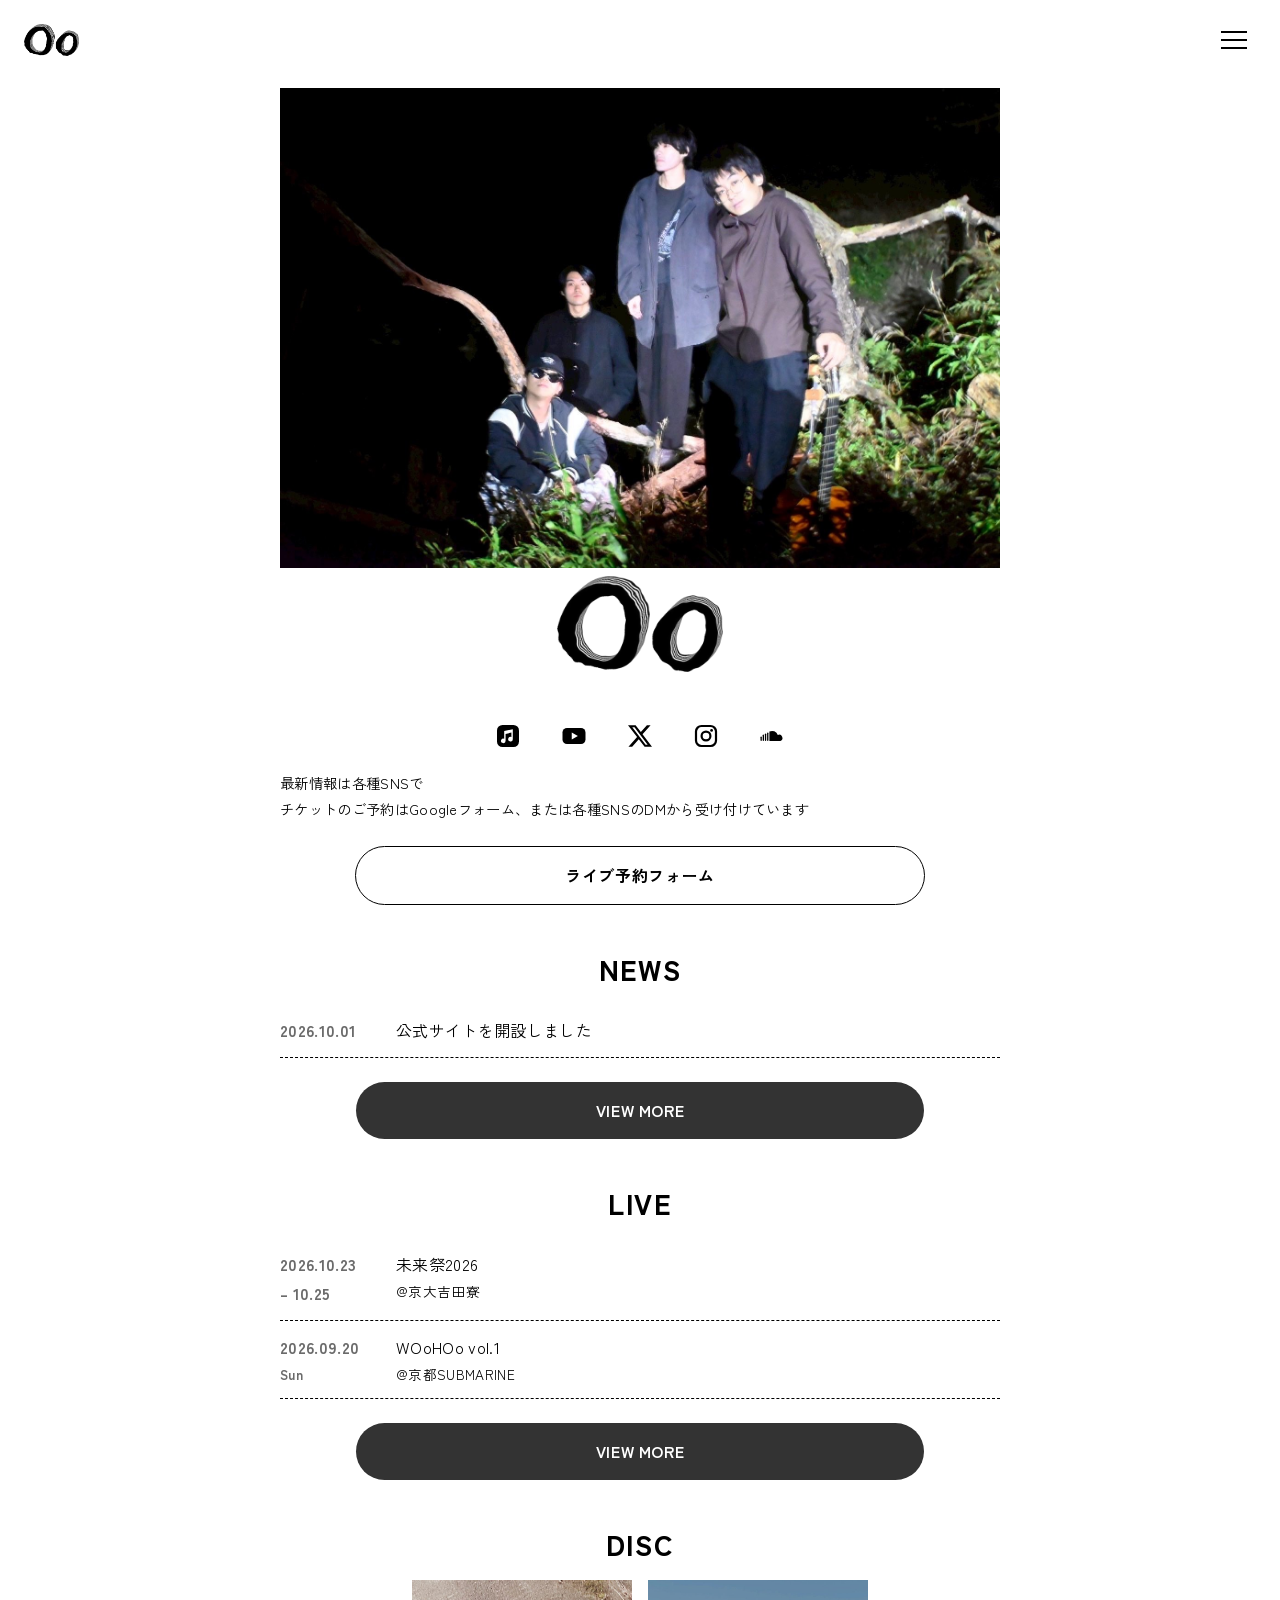
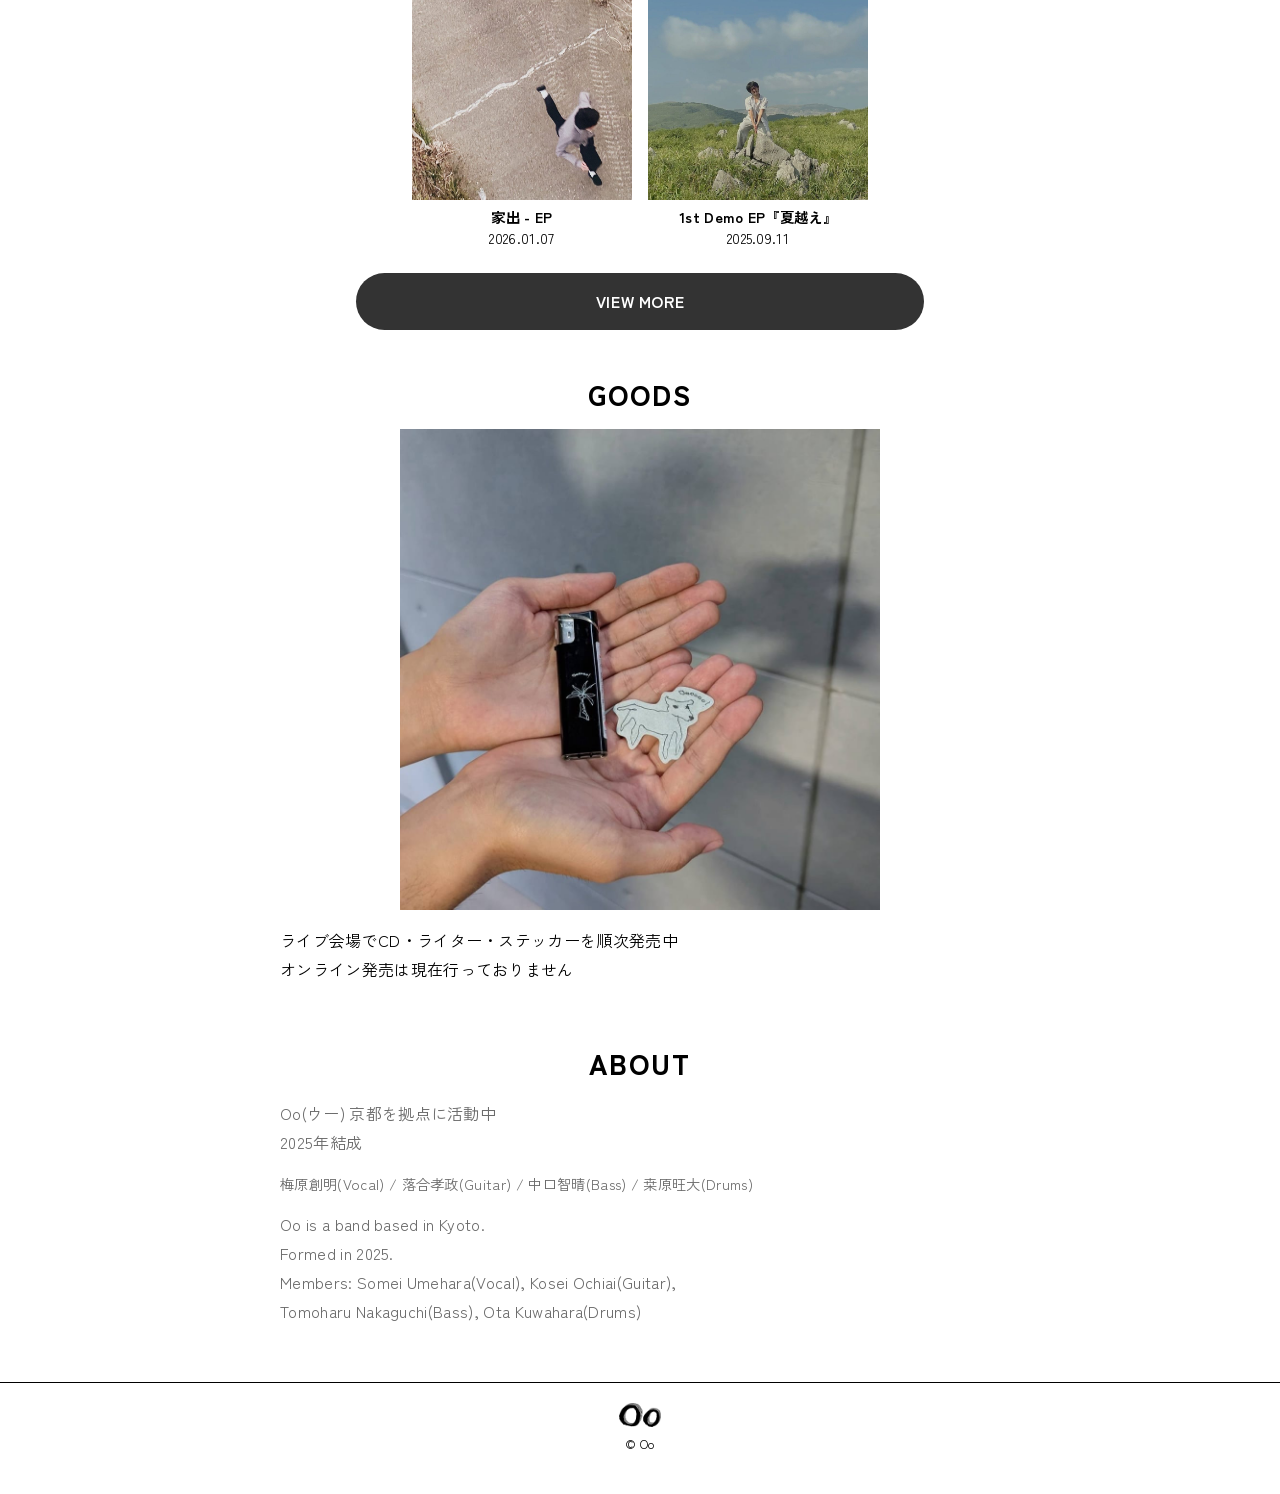
<file: index.html>
<!DOCTYPE html>
<html lang="ja">
<head>
<meta charset="utf-8">
<meta name="viewport" content="width=device-width, initial-scale=1, viewport-fit=cover">
<title>Oo Official Site</title>
<!-- 検索結果でタイトルの下に表示される説明文（v35） -->
<meta name="description" content="京都を拠点に活動するバンド Oo（ウー）の公式サイト。2025年結成。梅原創明(Vocal) / 落合孝政(Guitar) / 中口智晴(Bass) / 桒原旺大(Drums)。ライブ情報・リリース・グッズを掲載しています。">
<!-- ===== SNSでURLがシェアされた時の表示（OGP。v35） =====
     X・LINE・Facebook などで、この画像・タイトル・説明文のカードが表示される。
     URLは「https://〜」から全部書く必要がある。独自ドメイン（ootheband.com）に移ったら、
     このページの og:url・og:image と、sitemap.xml・robots.txt のURLをまとめて書き換える -->
<meta property="og:type" content="website">
<meta property="og:site_name" content="Oo（ウー）Official Site">
<meta property="og:locale" content="ja_JP">
<meta property="og:title" content="Oo（ウー）Official Site｜京都のバンド">
<meta property="og:description" content="京都を拠点に活動するバンド Oo（ウー）の公式サイト。2025年結成。梅原創明(Vocal) / 落合孝政(Guitar) / 中口智晴(Bass) / 桒原旺大(Drums)。ライブ情報・リリース・グッズを掲載しています。">
<meta property="og:url" content="https://ootheband.github.io/">
<meta property="og:image" content="https://ootheband.github.io/images/ogp.jpg">
<meta property="og:image:width" content="1200">
<meta property="og:image:height" content="630">
<meta property="og:image:alt" content="Ooのアーティスト写真">
<!-- X（旧Twitter）で画像を大きく表示する指定 -->
<meta name="twitter:card" content="summary_large_image">
<!-- ページを開いた瞬間から一番上で表示する（前のページのスクロール位置を引き継がない。v20） -->
<script>if ('scrollRestoration' in history) history.scrollRestoration = 'manual';</script>
<link rel="preconnect" href="https://fonts.googleapis.com">
<link rel="preconnect" href="https://fonts.gstatic.com" crossorigin>
<link rel="stylesheet" href="https://fonts.googleapis.com/css2?family=Zen+Kaku+Gothic+New:wght@400;500;700;900&display=swap">
<!-- ファビコン（ブラウザのタブのアイコン）とスマホのホーム画面用アイコン -->
<link rel="icon" href="images/favicon.png">
<link rel="apple-touch-icon" href="images/apple-touch-icon.png">
<!-- デザインは css/style.css にまとめてある（全ページ共通） -->
<link rel="stylesheet" href="css/style.css">
</head>
<body>

<!-- ===== 上部バー：左＝ロゴ（トップへ戻る）／右＝メニュー ===== -->
<!-- ===== メニューボタン（3本線。メニューを開くと折りたたまれて ✕ に変わる。v32） =====
     メニューより手前に表示するため、ヘッダーの外に置いている（見た目の位置はヘッダーの右端のまま） -->
<div class="menu-btn-wrap">
  <button class="menu-btn" id="menuOpen" aria-label="メニューを開く" aria-controls="drawer" aria-expanded="false">
    <span></span><span></span><span></span>
  </button>
</div>

<header class="topbar">
  <a class="logo" href="#top" aria-label="トップへ戻る"><img src="images/logo.png" alt="Oo" width="414" height="240"></a>
</header>

<!-- ===== ハンバーガーメニュー（最初は隠れている） ===== -->
<nav class="drawer" id="drawer" hidden aria-label="メニュー">
  <div class="drawer-head">
    <span class="logo"><img src="images/logo.png" alt="Oo" width="414" height="240"></span>
  </div>
  <ul>
    <!-- メニューは TOP / NEWS / LIVE / DISC / GOODS の5つ（v22で SNS・ABOUT を外した） -->
    <li><a href="#top">TOP</a></li>
    <li><a href="news.html">NEWS</a></li>
    <li><a href="live.html">LIVE</a></li>
    <li><a href="disc.html">DISC</a></li>
    <li><a href="#goods">GOODS</a></li>
  </ul>
</nav>

<main id="top" class="wrap">

  <!-- ホームにはパンくずリストを置かない（v8で「TOP」を削除。別ページには残している） -->

  <!-- ===== トップの大きな写真 ===== -->
  <figure class="hero">
    <div class="hero-photo">
      <!-- アーティスト写真。差し替える時は images/top.jpg を上書きする -->
      <img src="images/top.jpg" alt="Ooのアーティスト写真" width="1567" height="1045">
    </div>
    <figcaption class="hero-cap">
      <h1 class="hero-title"><img src="images/logo.png" alt="Oo" width="414" height="240"></h1>
    </figcaption>
  </figure>

  <!-- ===== 公式SNS ===== -->
  <!-- 見出し「SNS」は表示しない（v23）。画面を読み上げる機能向けに aria-label で名前だけ付けておく -->
  <section id="sns" aria-label="SNS">
    <div class="sns">
      <!-- Apple Music のロゴ（Ooのアーティストページ） -->
      <a href="https://music.apple.com/jp/artist/oo/1863335258" target="_blank" rel="noopener" aria-label="Apple Music（Oo）">
        <svg viewBox="0 0 24 24" aria-hidden="true">
          <!-- 黒い角丸の四角に、白い音符 -->
          <rect x="1" y="1" width="22" height="22" rx="5.5" fill="#000"/>
          <path style="fill:var(--bg)" d="M16.8 5.2v9.9a2.3 2.3 0 1 1-1.4-2.1V8.6l-5.8 1.3v6.9a2.3 2.3 0 1 1-1.4-2.1V7.1z"/>
        </svg>
      </a>
      <!-- YouTube のロゴ -->
      <a href="https://www.youtube.com/channel/UCYBFsyoKETdhqu4yeluhjTw" target="_blank" rel="noopener" aria-label="YouTube">
        <svg viewBox="0 0 24 24" aria-hidden="true"><rect x="0.5" y="4" width="23" height="16" rx="4.5" fill="#000"/><path style="fill:var(--bg)" d="M9.75 8.4v7.2L15.9 12z"/></svg>
      </a>
      <!-- X のロゴ -->
      <a href="https://x.com/ootheband" target="_blank" rel="noopener" aria-label="X（@ootheband）">
        <svg viewBox="0 0 24 24" aria-hidden="true"><path fill="#000" d="M18.901 1.153h3.68l-8.04 9.19L24 22.846h-7.406l-5.8-7.584-6.638 7.584H.474l8.6-9.83L0 1.154h7.594l5.243 6.932ZM17.61 20.644h2.039L6.486 3.24H4.298Z"/></svg>
      </a>
      <!-- Instagram のロゴ -->
      <a href="https://www.instagram.com/oo_theband/" target="_blank" rel="noopener" aria-label="Instagram（@oo_theband）">
        <svg viewBox="0 0 24 24" aria-hidden="true"><rect x="2" y="2" width="20" height="20" rx="5.5" fill="none" stroke="#000" stroke-width="2.2"/><circle cx="12" cy="12" r="4.4" fill="none" stroke="#000" stroke-width="2.2"/><circle cx="17.6" cy="6.4" r="1.4" fill="#000"/></svg>
      </a>
      <!-- SoundCloud のロゴ（Vo. 梅原創明のアカウント） -->
      <a href="https://soundcloud.com/user-657795039-303610242" target="_blank" rel="noopener" aria-label="SoundCloud（梅原創明）">
        <svg viewBox="0 0 24 24" aria-hidden="true">
          <g fill="#000">
            <rect x="0.5" y="12.5" width="1.3" height="4.5" rx=".65"/>
            <rect x="2.7" y="10.5" width="1.3" height="6.5" rx=".65"/>
            <rect x="4.9" y="9.5" width="1.3" height="7.5" rx=".65"/>
            <rect x="7.1" y="8.5" width="1.3" height="8.5" rx=".65"/>
            <path d="M9.4 7.6a6 6 0 0 1 8.4 3.3A3.1 3.1 0 1 1 20.4 17H9.4z"/>
          </g>
        </svg>
      </a>
    </div>
    <p class="sns-note">最新情報は各種SNSで<br>チケットのご予約はGoogleフォーム、または各種SNSのDMから受け付けています</p>
    <!-- ライブ予約フォーム（Googleフォーム）へのボタン。白背景に黒文字で VIEW MORE と見分ける（v27）
         新しいタブで開く -->
    <a class="more more-form" href="https://docs.google.com/forms/d/e/1FAIpQLSeaghyhfgD0ai3GXFe9fibCFdYipPJQn9nDnmaSsC_h_L1ghw/viewform" target="_blank" rel="noopener">ライブ予約フォーム</a>
  </section>

  <!-- ===== NEWS（最新3件） ===== -->
  <section id="news" aria-labelledby="news-h">
    <div class="sec-head"><h2 id="news-h">NEWS</h2></div>
    <ul class="list">
      <!-- 各行は NEWSページの該当記事へのリンク（news.html の id と合わせる）
           記事が増えたら <li> をコピーして一番上に足し、ここは最新3件までにする -->
      <li><a class="row" href="news.html#news-20261001"><time datetime="2026-10-01">2026.10.01</time><div class="body">公式サイトを開設しました</div></a></li>
    </ul>
    <a class="more" href="news.html">VIEW MORE</a>
  </section>

  <!-- ===== LIVE（直近3件：Googleスプレッドシートから自動で読み込む） ===== -->
  <section id="live" aria-labelledby="live-h">
    <div class="sec-head"><h2 id="live-h">LIVE</h2></div>
    <ul class="list" id="liveList"></ul>
    <a class="more" href="live.html">VIEW MORE</a>
  </section>

  <!-- ===== DISC（最新3件） ===== -->
  <section id="disc" aria-labelledby="disc-h">
    <div class="sec-head"><h2 id="disc-h">DISC</h2></div>
    <ul class="disc">
      <!-- 作品は DISCページの該当作品へのリンク（disc.html の id と合わせる）
           作品が増えたら <li> をコピーして先頭に足す -->
      <li><a href="disc.html#disc-1"><img class="jacket" src="images/ep1.jpg" alt="家出 - EP のジャケット" width="800" height="800"><p><b>家出 - EP</b>2026.01.07</p></a></li>
      <li><a href="disc.html#disc-2"><img class="jacket" src="images/demo1.jpg" alt="夏越え のジャケット" width="800" height="800"><p><b>1st Demo EP<span class="nowrap">『夏越え』</span></b>2025.09.11</p></a></li>
    </ul>
    <a class="more" href="disc.html">VIEW MORE</a>
  </section>

  <!-- ===== GOODS（ライブ会場で販売中）。v34で ABOUT の前に移動 ===== -->
  <section id="goods" aria-labelledby="goods-h">
    <div class="sec-head"><h2 id="goods-h">GOODS</h2></div>
    <!-- グッズの写真（ライターとステッカー）。差し替える時は images/goods.jpg を上書きする（v28）
         置き場所は見出しのすぐ下（v29） -->
    <img class="goods-photo" src="images/goods.jpg" alt="Ooのライターとステッカー" width="999" height="1000" loading="lazy">
    <p>ライブ会場でCD・ライター・ステッカーを順次発売中<br>オンライン発売は現在行っておりません</p>
  </section>

  <!-- ===== ABOUT（v11で PROFILE から名前を変更） =====
       並び：紹介文（日本語）→ メンバー → 英語の紹介文 -->
  <section id="about" aria-labelledby="about-h">
    <div class="sec-head"><h2 id="about-h">ABOUT</h2></div>
    <div class="about">
      <!-- 紹介文（日本語） -->
      <p>Oo(ウー) 京都を拠点に活動中<br>2025年結成</p>
      <!-- メンバー：1つの文章として「 / 」区切りで並べる。
           1人分（名前＋担当）の途中では改行しないよう <span> で囲んでいる -->
      <p class="members"><span>梅原創明(Vocal)</span> / <span>落合孝政(Guitar)</span> / <span>中口智晴(Bass)</span> / <span>桒原旺大(Drums)</span></p>
      <!-- 英語の紹介文 -->
      <p lang="en">Oo is a band based in Kyoto.<br>Formed in 2025.<br>
        <span class="members-en">Members: <span>Somei Umehara(Vocal)</span>, <span>Kosei Ochiai(Guitar)</span>, <span>Tomoharu Nakaguchi(Bass)</span>, <span>Ota Kuwahara(Drums)</span></span></p>
    </div>
  </section>

</main>

<footer>
  <div class="wrap">
    <a class="logo" href="#top" aria-label="トップへ戻る"><img src="images/logo.png" alt="Oo" width="414" height="240"></a>
    <span>© Oo</span>
  </div>
</footer>

<!-- 動き（メニュー・LIVE読み込み）は js/main.js にまとめてある（全ページ共通） -->
<script src="js/main.js"></script>
</body>
</html>
</file>
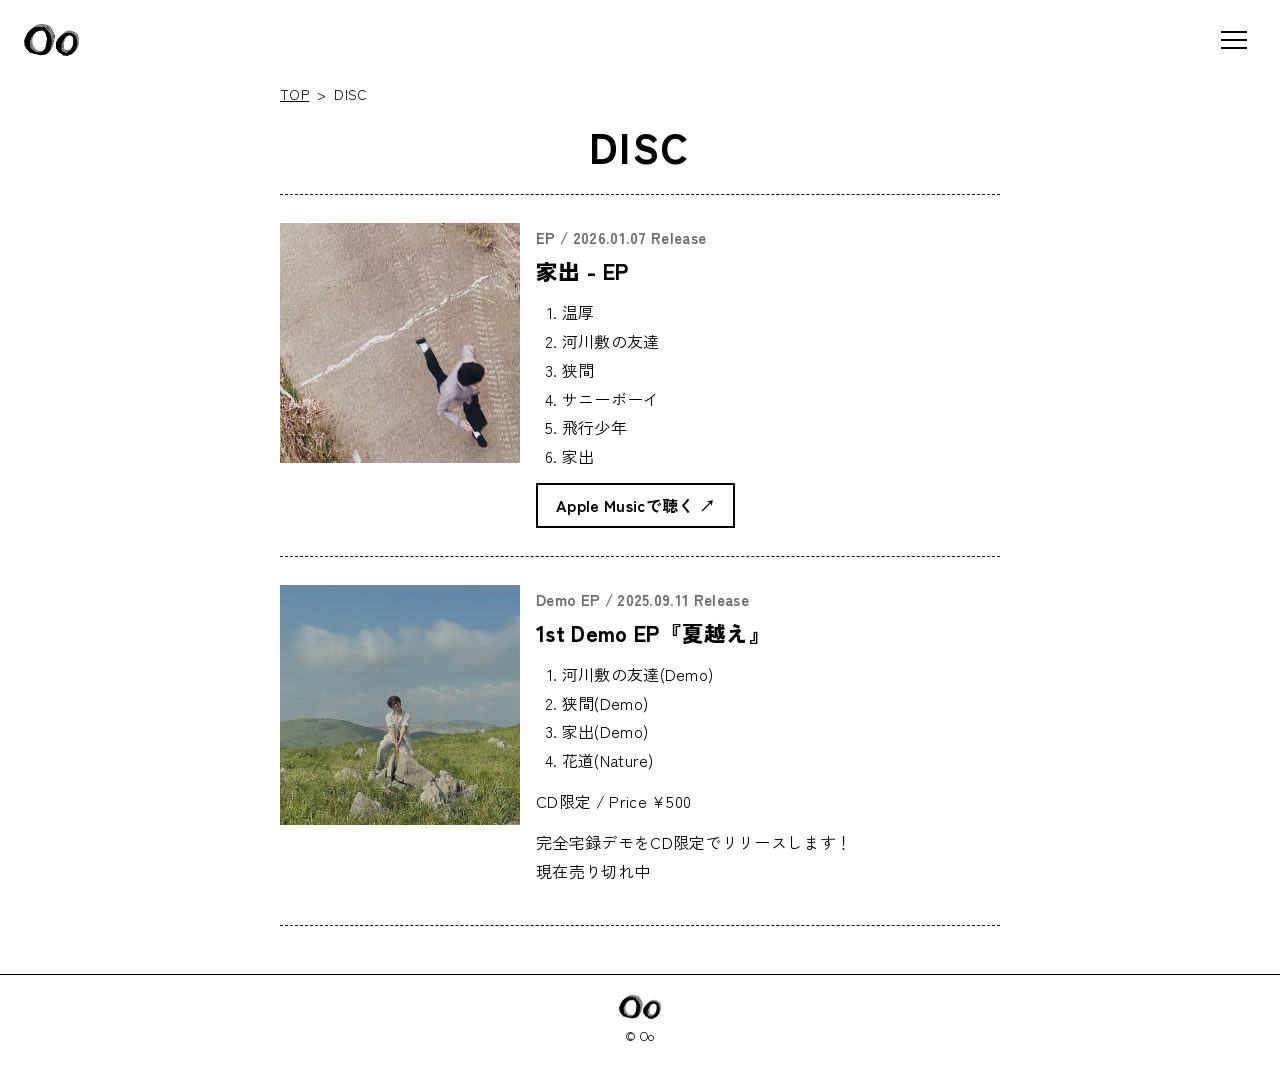
<file: disc.html>
<!DOCTYPE html>
<html lang="ja">
<head>
<meta charset="utf-8">
<meta name="viewport" content="width=device-width, initial-scale=1, viewport-fit=cover">
<title>DISC | Oo Official Site</title>
<!-- 検索結果でタイトルの下に表示される説明文（v35） -->
<meta name="description" content="京都のバンド Oo（ウー）の作品一覧です。家出 - EP（2026）、1st Demo EP『夏越え』（2025）。">
<!-- ===== SNSでURLがシェアされた時の表示（OGP。v35） =====
     X・LINE・Facebook などで、この画像・タイトル・説明文のカードが表示される。
     URLは「https://〜」から全部書く必要がある。独自ドメイン（ootheband.com）に移ったら、
     このページの og:url・og:image と、sitemap.xml・robots.txt のURLをまとめて書き換える -->
<meta property="og:type" content="website">
<meta property="og:site_name" content="Oo（ウー）Official Site">
<meta property="og:locale" content="ja_JP">
<meta property="og:title" content="DISC | Oo（ウー）Official Site">
<meta property="og:description" content="京都のバンド Oo（ウー）の作品一覧です。家出 - EP（2026）、1st Demo EP『夏越え』（2025）。">
<meta property="og:url" content="https://ootheband.github.io/disc.html">
<meta property="og:image" content="https://ootheband.github.io/images/ogp.jpg">
<meta property="og:image:width" content="1200">
<meta property="og:image:height" content="630">
<meta property="og:image:alt" content="Ooのアーティスト写真">
<!-- X（旧Twitter）で画像を大きく表示する指定 -->
<meta name="twitter:card" content="summary_large_image">
<!-- ページを開いた瞬間から一番上で表示する（前のページのスクロール位置を引き継がない。v20） -->
<script>if ('scrollRestoration' in history) history.scrollRestoration = 'manual';</script>
<link rel="preconnect" href="https://fonts.googleapis.com">
<link rel="preconnect" href="https://fonts.gstatic.com" crossorigin>
<link rel="stylesheet" href="https://fonts.googleapis.com/css2?family=Zen+Kaku+Gothic+New:wght@400;500;700;900&display=swap">
<!-- ファビコン（ブラウザのタブのアイコン）とスマホのホーム画面用アイコン -->
<link rel="icon" href="images/favicon.png">
<link rel="apple-touch-icon" href="images/apple-touch-icon.png">
<!-- デザインは全ページ共通の css/style.css -->
<link rel="stylesheet" href="css/style.css">
</head>
<body>

<!-- ===== 上部バー（全ページ共通）：左＝ロゴ（ホームへ）／右＝メニュー ===== -->
<!-- ===== メニューボタン（3本線。メニューを開くと折りたたまれて ✕ に変わる。v32） =====
     メニューより手前に表示するため、ヘッダーの外に置いている（見た目の位置はヘッダーの右端のまま） -->
<div class="menu-btn-wrap">
  <button class="menu-btn" id="menuOpen" aria-label="メニューを開く" aria-controls="drawer" aria-expanded="false">
    <span></span><span></span><span></span>
  </button>
</div>

<header class="topbar">
  <a class="logo" href="index.html" aria-label="ホームへ戻る"><img src="images/logo.png" alt="Oo" width="414" height="240"></a>
</header>

<!-- ===== メニュー（全ページ共通。TOP / NEWS / LIVE / DISC / GOODS） ===== -->
<nav class="drawer" id="drawer" hidden aria-label="メニュー">
  <div class="drawer-head">
    <span class="logo"><img src="images/logo.png" alt="Oo" width="414" height="240"></span>
  </div>
  <ul>
    <li><a href="index.html">TOP</a></li>
    <li><a href="news.html">NEWS</a></li>
    <li><a href="live.html">LIVE</a></li>
    <li><a href="disc.html">DISC</a></li>
    <li><a href="index.html#goods">GOODS</a></li>
  </ul>
</nav>

<main class="wrap">

  <!-- ===== パンくずリスト ===== -->
  <nav class="crumbs" aria-label="パンくずリスト">
    <ol><li><a href="index.html">TOP</a></li><li>&gt;</li><li aria-current="page">DISC</li></ol>
  </nav>

  <h1 class="page-title">DISC</h1>
  
  <!-- ===== 作品は新しい順に上から並べる =====
       新しい作品を足す時は、下の <article> を1つコピーして一番上に貼り、
       id（disc-番号）・タイトル・収録曲などを書き換える。
       ジャケット画像は images フォルダに置き、<img class="jacket"> の src・alt・width・height を書き換える
       （ホーム index.html のDISC欄にも同じ作品を1つ足す） -->

  <article class="entry" id="disc-1">
    <div class="disc-entry">
      <img class="jacket" src="images/ep1.jpg" alt="家出 - EP のジャケット" width="800" height="800">
      <div class="info">
        <span class="entry-date">EP / 2026.01.07 Release</span>
        <h2>家出 - EP</h2>
        <ol class="tracks">
          <li>温厚</li>
          <li>河川敷の友達</li>
          <li>狭間</li>
          <li>サニーボーイ</li>
          <li>飛行少年</li>
          <li>家出</li>
        </ol>
        <!-- 配信リンク（新しいタブで開く） -->
        <a class="listen" href="https://music.apple.com/jp/album/iede-ep/1863384894" target="_blank" rel="noopener">Apple Musicで聴く</a>
      </div>
    </div>
  </article>

  <article class="entry" id="disc-2">
    <div class="disc-entry">
      <img class="jacket" src="images/demo1.jpg" alt="夏越え のジャケット" width="800" height="800">
      <div class="info">
        <span class="entry-date">Demo EP / 2025.09.11 Release</span>
        <h2>1st Demo EP<span class="nowrap">『夏越え』</span></h2>
        <ol class="tracks">
          <li>河川敷の友達(Demo)</li>
          <li>狭間(Demo)</li>
          <li>家出(Demo)</li>
          <li>花道(Nature)</li>
        </ol>
        <p>CD限定 / Price ¥500</p>
        <p>完全宅録デモをCD限定でリリースします！<br>現在売り切れ中</p>
      </div>
    </div>
  </article>
</main>

<footer>
  <div class="wrap">
    <a class="logo" href="index.html" aria-label="ホームへ戻る"><img src="images/logo.png" alt="Oo" width="414" height="240"></a>
    <span>© Oo</span>
  </div>
</footer>

<!-- 動き（メニュー）は全ページ共通の js/main.js -->
<script src="js/main.js"></script>
</body>
</html>
</file>
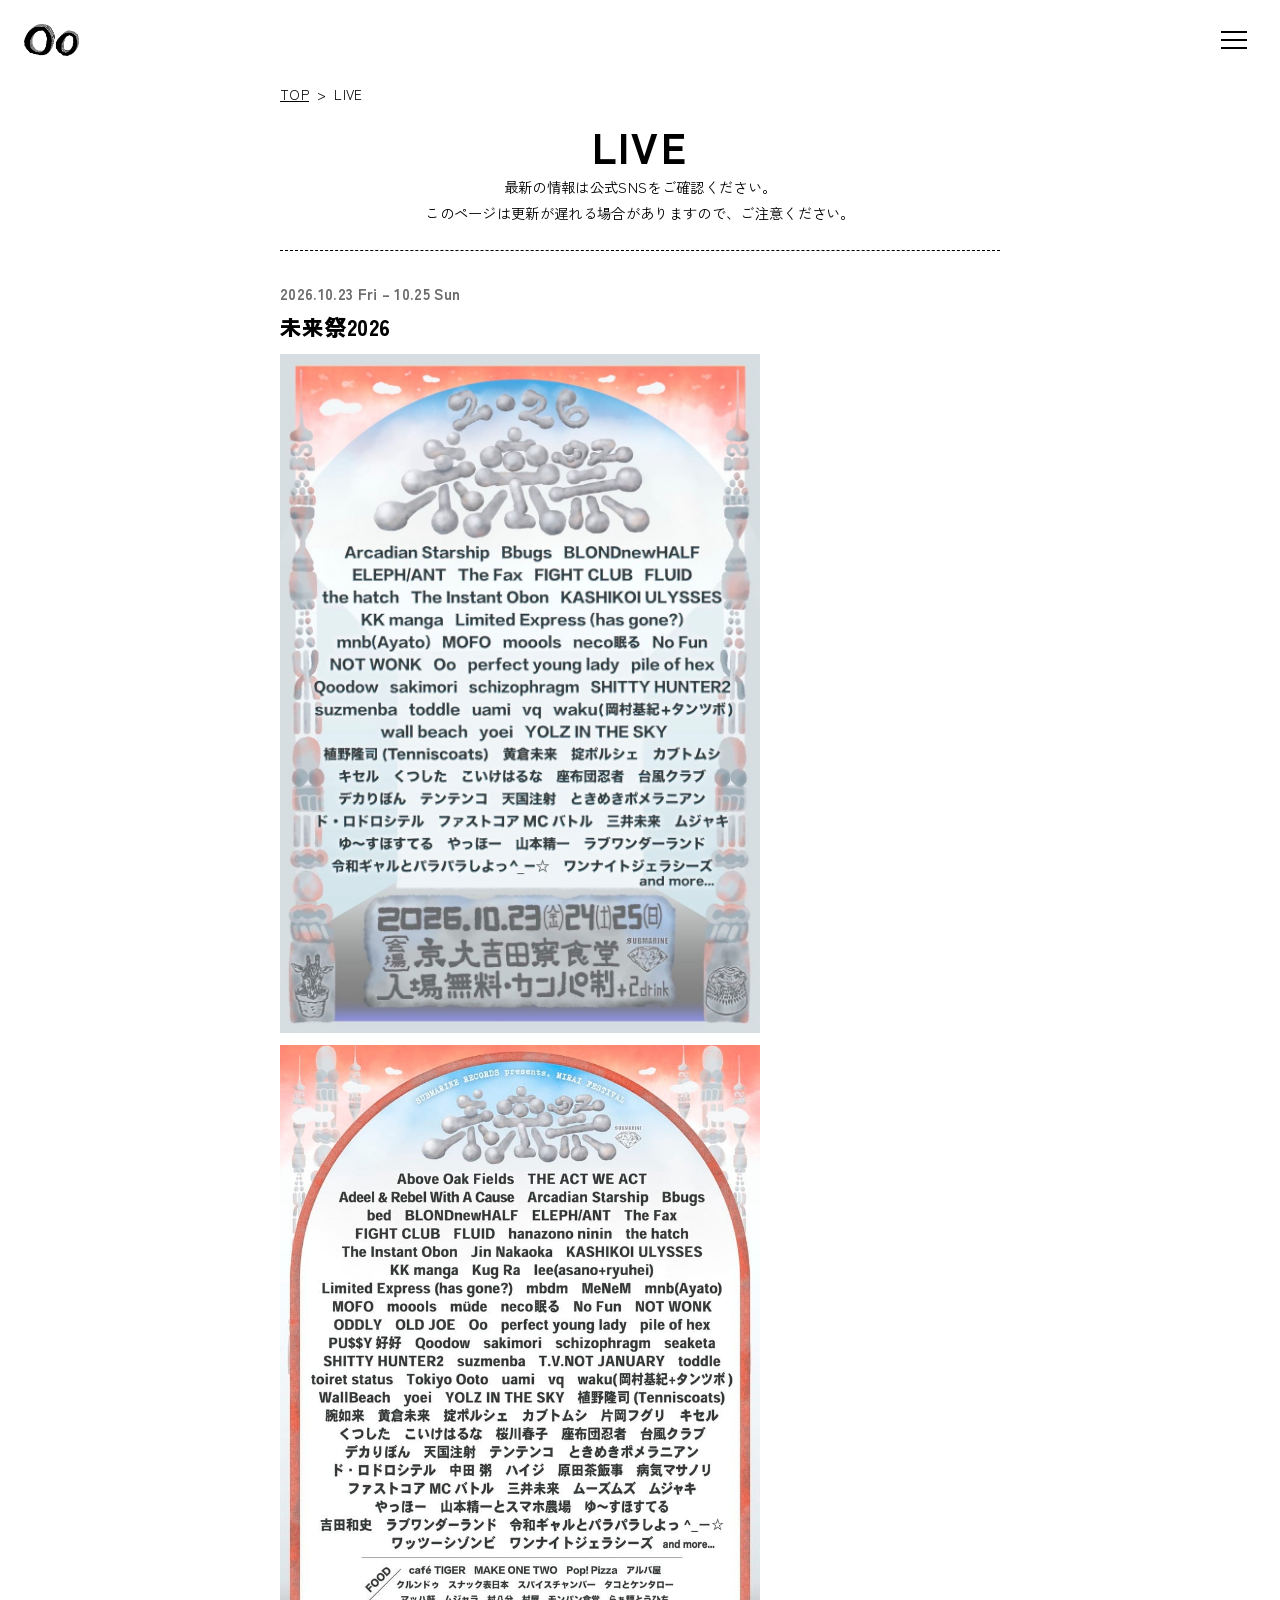
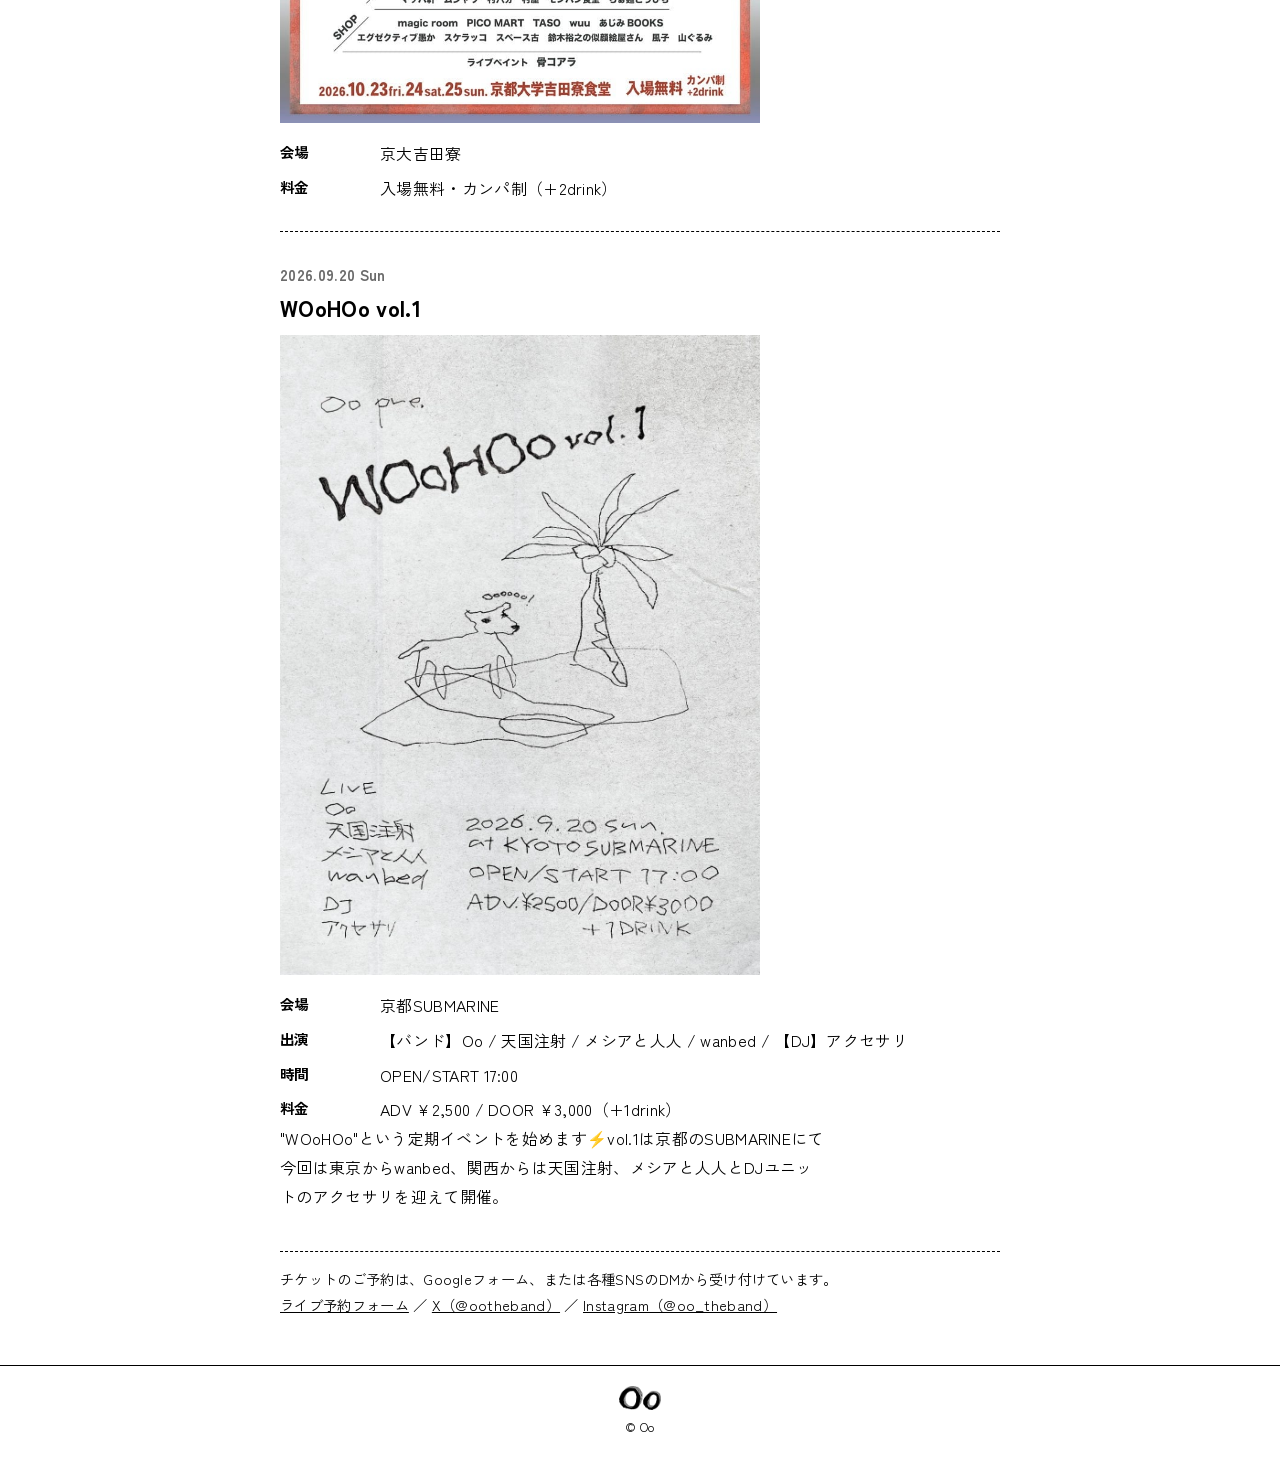
<file: live.html>
<!DOCTYPE html>
<html lang="ja">
<head>
<meta charset="utf-8">
<meta name="viewport" content="width=device-width, initial-scale=1, viewport-fit=cover">
<title>LIVE | Oo Official Site</title>
<!-- 検索結果でタイトルの下に表示される説明文（v35） -->
<meta name="description" content="京都のバンド Oo（ウー）のライブ・イベント出演情報です。チケットのご予約はGoogleフォームまたは各種SNSのDMから。">
<!-- ===== SNSでURLがシェアされた時の表示（OGP。v35） =====
     X・LINE・Facebook などで、この画像・タイトル・説明文のカードが表示される。
     URLは「https://〜」から全部書く必要がある。独自ドメイン（ootheband.com）に移ったら、
     このページの og:url・og:image と、sitemap.xml・robots.txt のURLをまとめて書き換える -->
<meta property="og:type" content="website">
<meta property="og:site_name" content="Oo（ウー）Official Site">
<meta property="og:locale" content="ja_JP">
<meta property="og:title" content="LIVE | Oo（ウー）Official Site">
<meta property="og:description" content="京都のバンド Oo（ウー）のライブ・イベント出演情報です。チケットのご予約はGoogleフォームまたは各種SNSのDMから。">
<meta property="og:url" content="https://ootheband.github.io/live.html">
<meta property="og:image" content="https://ootheband.github.io/images/ogp.jpg">
<meta property="og:image:width" content="1200">
<meta property="og:image:height" content="630">
<meta property="og:image:alt" content="Ooのアーティスト写真">
<!-- X（旧Twitter）で画像を大きく表示する指定 -->
<meta name="twitter:card" content="summary_large_image">
<!-- ページを開いた瞬間から一番上で表示する（前のページのスクロール位置を引き継がない。v20） -->
<script>if ('scrollRestoration' in history) history.scrollRestoration = 'manual';</script>
<link rel="preconnect" href="https://fonts.googleapis.com">
<link rel="preconnect" href="https://fonts.gstatic.com" crossorigin>
<link rel="stylesheet" href="https://fonts.googleapis.com/css2?family=Zen+Kaku+Gothic+New:wght@400;500;700;900&display=swap">
<!-- ファビコン（ブラウザのタブのアイコン）とスマホのホーム画面用アイコン -->
<link rel="icon" href="images/favicon.png">
<link rel="apple-touch-icon" href="images/apple-touch-icon.png">
<!-- デザインは全ページ共通の css/style.css -->
<link rel="stylesheet" href="css/style.css">
</head>
<body>

<!-- ===== 上部バー（全ページ共通）：左＝ロゴ（ホームへ）／右＝メニュー ===== -->
<!-- ===== メニューボタン（3本線。メニューを開くと折りたたまれて ✕ に変わる。v32） =====
     メニューより手前に表示するため、ヘッダーの外に置いている（見た目の位置はヘッダーの右端のまま） -->
<div class="menu-btn-wrap">
  <button class="menu-btn" id="menuOpen" aria-label="メニューを開く" aria-controls="drawer" aria-expanded="false">
    <span></span><span></span><span></span>
  </button>
</div>

<header class="topbar">
  <a class="logo" href="index.html" aria-label="ホームへ戻る"><img src="images/logo.png" alt="Oo" width="414" height="240"></a>
</header>

<!-- ===== メニュー（全ページ共通。TOP / NEWS / LIVE / DISC / GOODS） ===== -->
<nav class="drawer" id="drawer" hidden aria-label="メニュー">
  <div class="drawer-head">
    <span class="logo"><img src="images/logo.png" alt="Oo" width="414" height="240"></span>
  </div>
  <ul>
    <li><a href="index.html">TOP</a></li>
    <li><a href="news.html">NEWS</a></li>
    <li><a href="live.html">LIVE</a></li>
    <li><a href="disc.html">DISC</a></li>
    <li><a href="index.html#goods">GOODS</a></li>
  </ul>
</nav>

<main class="wrap">

  <!-- ===== パンくずリスト ===== -->
  <nav class="crumbs" aria-label="パンくずリスト">
    <ol><li><a href="index.html">TOP</a></li><li>&gt;</li><li aria-current="page">LIVE</li></ol>
  </nav>

  <h1 class="page-title">LIVE</h1>
  <!-- 注意書き（v32）。最新の情報はSNSを見てもらうよう案内する -->
  <p class="page-lead">最新の情報は公式SNSをご確認ください。<br>このページは更新が遅れる場合がありますので、<span class="nowrap">ご注意ください。</span></p>

  <!-- ===== ライブ一覧 =====
       ここは手で書かない。Googleスプレッドシートに1行足すと、js/main.js が自動でここに並べる。
       各ライブには id（live-年月日）が付き、ホームのLIVE欄からその位置へ直接飛べる -->
  <div id="livePage"></div>

  <!-- ===== チケットの予約方法（全ライブ共通） =====
       ホームのSNS欄と同じ内容にそろえた（v37。Googleフォームへのリンクを追加） -->
  <p class="ticket-note">チケットのご予約は、Googleフォーム、または各種SNSのDMから受け付けています。<br>
    <a href="https://docs.google.com/forms/d/e/1FAIpQLSeaghyhfgD0ai3GXFe9fibCFdYipPJQn9nDnmaSsC_h_L1ghw/viewform" target="_blank" rel="noopener">ライブ予約フォーム</a> ／
    <a href="https://x.com/ootheband" target="_blank" rel="noopener">X（@ootheband）</a> ／
    <a href="https://www.instagram.com/oo_theband/" target="_blank" rel="noopener">Instagram（@oo_theband）</a></p>
</main>

<footer>
  <div class="wrap">
    <a class="logo" href="index.html" aria-label="ホームへ戻る"><img src="images/logo.png" alt="Oo" width="414" height="240"></a>
    <span>© Oo</span>
  </div>
</footer>

<!-- 動き（メニュー・LIVE読み込み）は全ページ共通の js/main.js -->
<script src="js/main.js"></script>
</body>
</html>
</file>
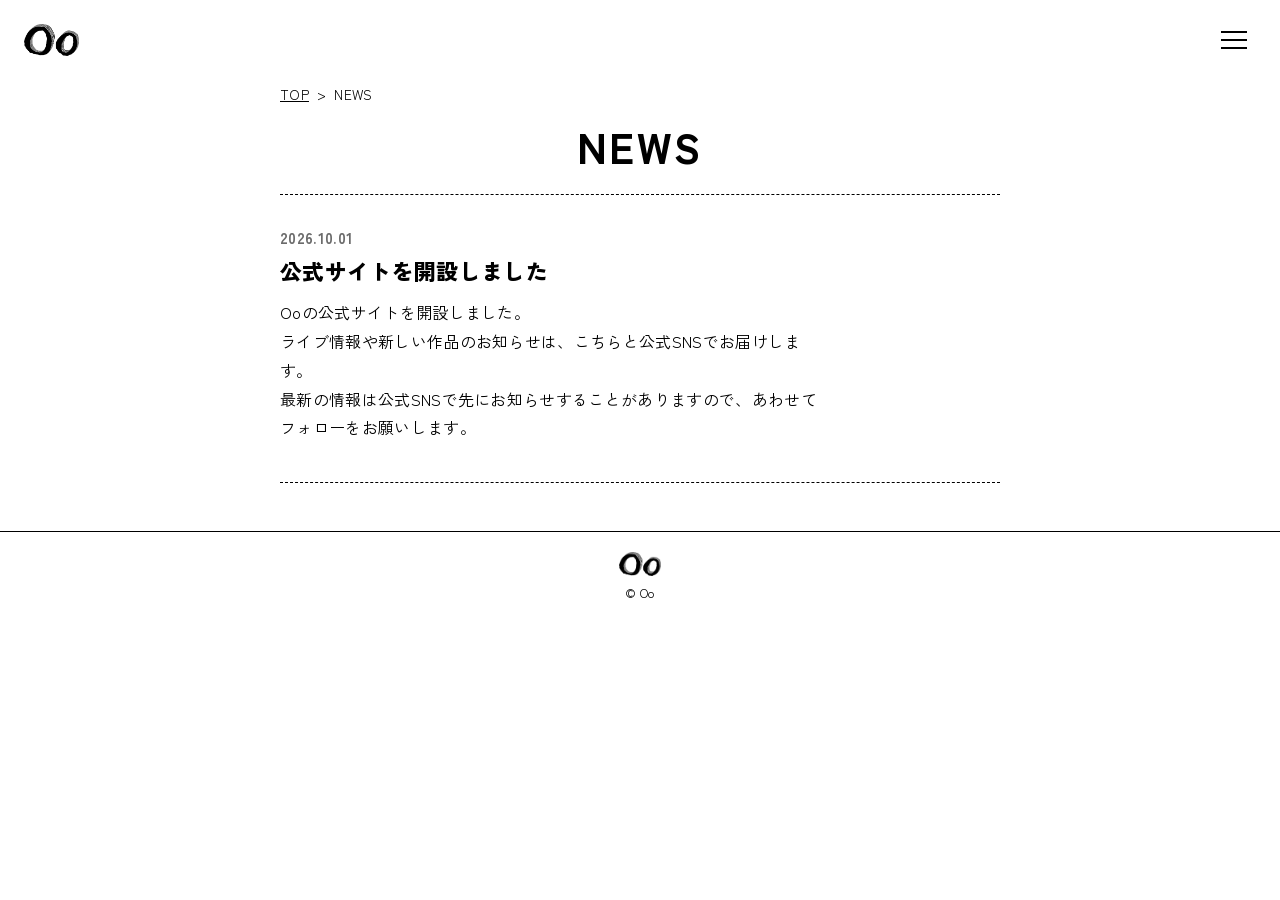
<file: news.html>
<!DOCTYPE html>
<html lang="ja">
<head>
<meta charset="utf-8">
<meta name="viewport" content="width=device-width, initial-scale=1, viewport-fit=cover">
<title>NEWS | Oo Official Site</title>
<!-- 検索結果でタイトルの下に表示される説明文（v35） -->
<meta name="description" content="京都のバンド Oo（ウー）のお知らせ一覧です。">
<!-- ===== SNSでURLがシェアされた時の表示（OGP。v35） =====
     X・LINE・Facebook などで、この画像・タイトル・説明文のカードが表示される。
     URLは「https://〜」から全部書く必要がある。独自ドメイン（ootheband.com）に移ったら、
     このページの og:url・og:image と、sitemap.xml・robots.txt のURLをまとめて書き換える -->
<meta property="og:type" content="website">
<meta property="og:site_name" content="Oo（ウー）Official Site">
<meta property="og:locale" content="ja_JP">
<meta property="og:title" content="NEWS | Oo（ウー）Official Site">
<meta property="og:description" content="京都のバンド Oo（ウー）のお知らせ一覧です。">
<meta property="og:url" content="https://ootheband.github.io/news.html">
<meta property="og:image" content="https://ootheband.github.io/images/ogp.jpg">
<meta property="og:image:width" content="1200">
<meta property="og:image:height" content="630">
<meta property="og:image:alt" content="Ooのアーティスト写真">
<!-- X（旧Twitter）で画像を大きく表示する指定 -->
<meta name="twitter:card" content="summary_large_image">
<!-- ページを開いた瞬間から一番上で表示する（前のページのスクロール位置を引き継がない。v20） -->
<script>if ('scrollRestoration' in history) history.scrollRestoration = 'manual';</script>
<link rel="preconnect" href="https://fonts.googleapis.com">
<link rel="preconnect" href="https://fonts.gstatic.com" crossorigin>
<link rel="stylesheet" href="https://fonts.googleapis.com/css2?family=Zen+Kaku+Gothic+New:wght@400;500;700;900&display=swap">
<!-- ファビコン（ブラウザのタブのアイコン）とスマホのホーム画面用アイコン -->
<link rel="icon" href="images/favicon.png">
<link rel="apple-touch-icon" href="images/apple-touch-icon.png">
<!-- デザインは全ページ共通の css/style.css -->
<link rel="stylesheet" href="css/style.css">
</head>
<body>

<!-- ===== 上部バー（全ページ共通）：左＝ロゴ（ホームへ）／右＝メニュー ===== -->
<!-- ===== メニューボタン（3本線。メニューを開くと折りたたまれて ✕ に変わる。v32） =====
     メニューより手前に表示するため、ヘッダーの外に置いている（見た目の位置はヘッダーの右端のまま） -->
<div class="menu-btn-wrap">
  <button class="menu-btn" id="menuOpen" aria-label="メニューを開く" aria-controls="drawer" aria-expanded="false">
    <span></span><span></span><span></span>
  </button>
</div>

<header class="topbar">
  <a class="logo" href="index.html" aria-label="ホームへ戻る"><img src="images/logo.png" alt="Oo" width="414" height="240"></a>
</header>

<!-- ===== メニュー（全ページ共通。TOP / NEWS / LIVE / DISC / GOODS） ===== -->
<nav class="drawer" id="drawer" hidden aria-label="メニュー">
  <div class="drawer-head">
    <span class="logo"><img src="images/logo.png" alt="Oo" width="414" height="240"></span>
  </div>
  <ul>
    <li><a href="index.html">TOP</a></li>
    <li><a href="news.html">NEWS</a></li>
    <li><a href="live.html">LIVE</a></li>
    <li><a href="disc.html">DISC</a></li>
    <li><a href="index.html#goods">GOODS</a></li>
  </ul>
</nav>

<main class="wrap">

  <!-- ===== パンくずリスト ===== -->
  <nav class="crumbs" aria-label="パンくずリスト">
    <ol><li><a href="index.html">TOP</a></li><li>&gt;</li><li aria-current="page">NEWS</li></ol>
  </nav>

  <h1 class="page-title">NEWS</h1>

  <!-- ===== 記事は新しい順に上から並べる =====
       新しい記事を足す時は、下の <article> を1つコピーして一番上に貼り、
       id（news-年月日）・日付・見出し・本文を書き換える。
       ホーム（index.html）のNEWS欄の3件も、同じ id へリンクさせる -->

  <article class="entry" id="news-20261001">
    <time class="entry-date" datetime="2026-10-01">2026.10.01</time>
    <h2>公式サイトを開設しました</h2>
    <!-- 文の区切りで改行したい所に <br> を入れる -->
    <p>Ooの公式サイトを開設しました。<br>ライブ情報や新しい作品のお知らせは、こちらと公式SNSでお届けします。<br>最新の情報は公式SNSで先にお知らせすることがありますので、あわせてフォローをお願いします。</p>
  </article>
</main>

<footer>
  <div class="wrap">
    <a class="logo" href="index.html" aria-label="ホームへ戻る"><img src="images/logo.png" alt="Oo" width="414" height="240"></a>
    <span>© Oo</span>
  </div>
</footer>

<!-- 動き（メニュー）は全ページ共通の js/main.js -->
<script src="js/main.js"></script>
</body>
</html>
</file>
<file: css/style.css>
/* =========================================================
   Oo 公式サイト 共通デザイン (v21)
   全ページ（index / news / live / disc）がこの1ファイルを読み込む
   レイアウト方針：スマホ1カラム。大きな写真 → SNS → NEWS → LIVE → DISC → GOODS → ABOUT の順に縦へ流す
   ========================================================= */

/* ---- 色と文字の設定（ここを変えるとサイト全体が変わる） ---- */
:root {
  --bg: #FFFFFF;        /* 背景：白 */
  --ink: #000000;       /* 文字：黒で統一 */
  --muted: #6B6B6B;     /* グレー文字：日付とABOUTの本文に使う（v12） */
  --line: #000000;      /* 罫線も黒 */
  --btn: #333333;       /* VIEW MORE ボタンの色（v18） */
  --on-btn: #FFFFFF;    /* ボタンの上の文字色 */
  --paper: #B3B5B2;     /* 写真枠などの少し明るい面 */
  --shade: #8E918F;     /* 写真の仮置き用の影色 */
  --font: "Zen Kaku Gothic New", "Hiragino Kaku Gothic ProN", "Yu Gothic", "Meiryo", sans-serif;
  color-scheme: light;
}

/* ---- ページ全体 ---- */
html { scroll-behavior: smooth; }   /* 同じページ内のリンク用。ページを移った直後は js/main.js で一瞬で先頭に戻す */
@media (prefers-reduced-motion: reduce) { html { scroll-behavior: auto; } }
body {
  background: var(--bg);
  color: var(--ink);
  font-family: var(--font);
  font-size: 16px;          /* 文字が小さくなりすぎないよう16pxを基準に */
  line-height: 1.8;
  letter-spacing: 0.02em;
}
a { color: var(--ink); }
a:focus-visible, button:focus-visible { outline: 2px dashed var(--ink); outline-offset: 3px; }

/* ---- 上部の固定バー（左：ロゴ／右：メニュー） ---- */
.topbar {
  position: sticky;
  top: env(safe-area-inset-top, 0px);
  z-index: 20;
  display: flex;
  justify-content: space-between;
  align-items: center;
  padding: 10px 16px;
  min-height: 44px;   /* メニューボタンを外に出しても、高さを今まで通り 64px（44 ＋ 上下10px）に保つ（v32） */
  background: var(--bg);
  /* 下の黒線はなし（v7で削除） */
}
.logo { display: block; line-height: 0; text-decoration: none; }
/* ロゴ画像の高さ（横幅は自動）。v14で文字からロゴ画像に変更 */
.logo img { height: 32px; width: auto; display: block; }
.menu-btn {
  width: 44px; height: 44px;
  display: grid; place-content: center; gap: 6px;
  background: none; border: 0; cursor: pointer; padding: 0;
}
.menu-btn span { display: block; width: 26px; height: 2px; background: var(--ink); }

/* ---- メニューボタンの置き場所（v32） ----
   メニュー（重なり順 30）より手前に出すため、ヘッダーの外に置き、重なり順を 31 にしている。
   高さ 0 の入れ物を、ヘッダーと同じ「上に貼り付く」動きにして、
   ボタンの見た目の位置はヘッダーの右端（今までと同じ場所）に合わせている */
.menu-btn-wrap {
  position: sticky; top: env(safe-area-inset-top, 0px); z-index: 31;
  height: 0;   /* 高さ 0 なので、ページの並びには影響しない */
}
.menu-btn-wrap .menu-btn { position: absolute; top: 10px; right: 16px; }   /* ヘッダーの上下の余白 10px・右の余白 16px と同じ */

/* ---- 3本線 → ✕ の変形（v32） ----
   メニューが開いている時（aria-expanded="true"）は、
   上の線を下へずらして右に45度、下の線を上へずらして左に45度回し、真ん中の線は消す。
   線どうしの間は 6px ＋ 線の太さ 2px なので、8px ずらすと3本が真ん中で重なる */
.menu-btn span { transition: transform .3s ease, opacity .2s ease; }
.menu-btn[aria-expanded="true"] span:nth-child(1) { transform: translateY(8px) rotate(45deg); }
.menu-btn[aria-expanded="true"] span:nth-child(2) { opacity: 0; }
.menu-btn[aria-expanded="true"] span:nth-child(3) { transform: translateY(-8px) rotate(-45deg); }
@media (prefers-reduced-motion: reduce) { .menu-btn span { transition: none; } }

/* ---- 「隠す」指定（hidden）を必ず効かせる ----
   メニューは最初 hidden で隠しておき、ハンバーガーを押した時だけ表示する。
   下の .drawer { display: flex } が hidden より強く効いてしまい、
   別ページでメニューが最初から開いて見える不具合があったため、この1行で防ぐ（v10） */
[hidden] { display: none !important; }

/* ---- ハンバーガーメニューの中身 ---- */
/* 右端から横にすべり出てくるメニュー（v27。v26の小窓から変更）
   ・高さは中身（GOODS まで）の分だけ。その下は後ろの暗い幕（グレー）が見える（v29）
   ・後ろのページは薄暗くして見えたままにする（暗い幕は下の .menu-backdrop）
   ・開く時・閉じる時の動きは、下の @keyframes（動きの設定）で付けている */
.drawer {
  position: fixed; z-index: 30;
  top: 0; right: 0;
  width: min(320px, 85%);
  max-height: 100dvh;       /* 画面の高さより長くはしない */
  box-sizing: border-box;   /* 幅に内側の余白も含める（含めないと画面からはみ出す） */
  overflow-y: auto;         /* 縦に入りきらない時は、メニューの中だけスクロールできる */
  background: var(--bg);
  box-shadow: -4px 4px 24px rgba(0, 0, 0, .25);   /* 左と下に影（v29で下にも付けた） */
  border-radius: 16px 0 0 16px;   /* 左上・左下の角を丸くする（v30） */
  padding: calc(env(safe-area-inset-top, 0px) + 16px) 20px 20px;
  display: flex; flex-direction: column;
  animation: drawer-in .3s ease-out;
}
/* 閉じる時は js/main.js が is-closing を付け、動きが終わってから隠す */
.drawer.is-closing { animation: drawer-out .25s ease-in forwards; }
@keyframes drawer-in  { from { transform: translateX(100%); } to { transform: translateX(0); } }
@keyframes drawer-out { from { transform: translateX(0); } to { transform: translateX(100%); } }

/* メニューの後ろに敷く、半透明の黒い幕（js/main.js が自動で作る）。押すとメニューが閉じる（v26）
   メニューと一緒に、ふわっと濃くなる・薄くなる（v27） */
.menu-backdrop { position: fixed; inset: 0; z-index: 29; background: rgba(0, 0, 0, .45); animation: fade-in .3s ease-out; }
.menu-backdrop.is-closing { animation: fade-out .25s ease-in forwards; }
@keyframes fade-in  { from { opacity: 0; } to { opacity: 1; } }
@keyframes fade-out { from { opacity: 1; } to { opacity: 0; } }

/* メニューを開いている間は、後ろのページをスクロールさせない（js/main.js が html に menu-open を付ける。v37） */
/* scrollbar-gutter: stable … PCでスクロールバーが消えても、その幅を空けたままにして、ページが横にずれないようにする */
html.menu-open { overflow: hidden; scrollbar-gutter: stable; }

/* 動きを減らす設定の人には、すべらせずにすぐ表示する */
@media (prefers-reduced-motion: reduce) {
  .drawer, .drawer.is-closing, .menu-backdrop, .menu-backdrop.is-closing { animation: none; }
}

.drawer-head { display: flex; justify-content: space-between; align-items: center; min-height: 44px; }   /* ✕ボタンを外しても高さが変わらないように（v32） */
/* 閉じるボタンは v32 で外した（メニューボタンが ✕ に変形して代わりをする） */
.drawer ul { list-style: none; margin: 32px 0 0; padding: 0; display: grid; gap: 4px; }
.drawer li a {
  display: flex; justify-content: space-between; align-items: baseline;
  text-decoration: none; font-weight: 900; font-size: 1.6rem;
  padding: 10px 0; border-bottom: 1px dashed var(--line);
}

/* ---- 中身の横幅と余白 ---- */
.wrap { max-width: 720px; margin: 0 auto; padding-inline: 16px; }

/* ---- パンくずリスト ---- */
.crumbs { font-size: 0.85rem; padding-block: 10px; }
.crumbs ol { list-style: none; margin: 0; padding: 0; display: flex; gap: 8px; }

/* ---- トップの大きな写真 ---- */
.hero { margin: 16px 0 0; }   /* パンくずを消したので、上部バーとの間に少し余白 */
.hero-photo {
  position: relative;
  aspect-ratio: 3 / 2;           /* アーティスト写真と同じ横長の比率（4人とも切れないように。v14） */
  max-width: 100%;
  /* 写真の黒い縁はなし（v23で削除） */
  background:
    repeating-linear-gradient(0deg, rgba(0,0,0,.035) 0 2px, transparent 2px 4px),
    linear-gradient(160deg, var(--paper), var(--shade));
  display: grid; place-content: center; text-align: center;
  overflow: hidden;
}
/* 写真が用意できたら <img> に差し替える。その時この枠にぴったり収まる */
.hero-photo img { position: absolute; inset: 0; width: 100%; height: 100%; object-fit: cover; display: block; }
.hero-photo p { margin: 0; font-size: 0.9rem; }
.hero-cap {
  display: flex; justify-content: center; gap: 12px; flex-wrap: wrap;   /* 写真下の「Oo」も中央揃え（v8） */
  font-size: 0.85rem; padding-top: 8px;
}
.hero-title { margin: 0; line-height: 0; }
.hero-title img { height: 72px; width: auto; display: block; }   /* 写真下のロゴの大きさ */

/* ---- 各セクション共通 ---- */
section { padding-block: 40px 8px; }
/* 移動した先の見出しが、上の固定バー（ヘッダー）に隠れないよう、バーの高さぶん下で止める（v21） */
section, main { scroll-margin-top: 64px; }
.sec-head {
  /* 見出し（SNS・NEWSなど）と小さい日本語ラベルを縦に並べて中央揃え（v8） */
  display: flex; flex-direction: column; align-items: center; text-align: center; gap: 2px;
  /* 見出しの下の黒線はなし（v7で削除） */
  padding-bottom: 6px; margin-bottom: 12px;
}
.sec-head h2 { margin: 0; font-size: 1.75rem; font-weight: 900; letter-spacing: 0.06em; line-height: 1.2; }
.sec-head span { font-size: 0.8rem; }
/* VIEW MORE：中央に置いた、角が丸い（〇）濃いグレーのボタン（v18） */
.more {
  display: block; width: min(85%, 520px); margin: 24px auto 0;
  padding: 14px 24px; border-radius: 999px;
  background: var(--btn); color: var(--on-btn);
  font-weight: 700; letter-spacing: 0.04em; text-align: center; text-decoration: none;
}
/* ライブ予約フォームのボタン：VIEW MORE と見分けやすいよう、白背景に黒文字・黒い枠（v27）
   形・幅は VIEW MORE と同じ */
.more.more-form { background: var(--bg); color: var(--ink); border: 1px solid var(--ink); }
.sample { font-size: 0.75rem; border: 1px solid var(--ink); padding: 0 6px; margin-left: 6px; font-weight: 500; }

/* ---- SNSボタン ---- */
/* ロゴだけを横に並べて中央揃え。タップしやすいよう押せる範囲は48px四方 */
.sns { display: flex; justify-content: center; gap: 18px; align-items: center; flex-wrap: wrap; }   /* 5つがスマホでも1行に収まる間隔（v14で28px→18px） */
.sns a { display: grid; place-content: center; width: 48px; height: 48px; }
.sns svg { width: 24px; height: 24px; display: block; }   /* アイコンの大きさ（v7で34px→28px、v23で28px→24px） */
.sns-note { font-size: 0.9rem; margin: 10px 0 0; }

/* ---- NEWS / LIVE の一覧（日付＋本文の2列）。1行まるごとリンクになっている ---- */
.list { list-style: none; margin: 0; padding: 0; }
.list li { border-bottom: 1px dashed var(--line); }
.list .row {
  display: grid; grid-template-columns: 6.5em 1fr; gap: 12px;
  padding: 12px 0; text-decoration: none;
}
.list time { font-weight: 700; font-variant-numeric: tabular-nums; color: var(--muted); }   /* 日付はグレー（v12） */
.list .body { min-width: 0; }
.list .meta { display: block; font-size: 0.85rem; }
/* ホームのLIVE欄で、2日以上の公演の終了日（– 10.25）は開始日と同じ大きさにする（v23） */
.list .date-end { font-size: inherit; }

/* ---- DISC（ジャケット＋タイトル）。1枚ごとにリンクになっている ---- */
/* 作品を中央に並べる。1枚の幅は最大220px（v15で3列→中央配置） */
.disc { list-style: none; margin: 0; padding: 0; display: flex; flex-wrap: wrap; justify-content: center; gap: 16px; }
.disc li { width: min(220px, calc(50% - 8px)); text-align: center; }   /* スマホでも2枚が横に並ぶ幅（v16） */
.disc a { display: block; text-decoration: none; }
.disc .jacket {
  aspect-ratio: 1; max-width: 100%;
  /* ジャケットの黒い縁はなし（v23で削除） */
  background: repeating-linear-gradient(45deg, var(--paper) 0 6px, var(--bg) 6px 12px);
  display: grid; place-content: center; font-weight: 900; font-size: 1.4rem;
}
/* ジャケット画像（仮置きの四角と同じ大きさに収める） */
img.jacket { width: 100%; height: auto; object-fit: cover; display: block; background: none; }
.disc p { margin: 6px 0 0; font-size: 0.9rem; line-height: 1.5; }
.disc b { display: block; }

/* =========================================================
   ホバー（マウスを乗せた時）の共通ルール
   SNSロゴ・NEWS/LIVEの各行・DISCの各作品・VIEW MORE すべて同じ動き
   → 少し薄くなって、ほんの少し（2px）浮く
   ========================================================= */
.sns svg, .list .row, .disc a, .more { transition: opacity .2s, transform .2s; }
.sns a:hover svg, .list .row:hover, .disc a:hover, .more:hover {
  opacity: .55; transform: translateY(-2px);
}
/* 動きを減らす設定の人には浮かせない（薄くなるだけ） */
@media (prefers-reduced-motion: reduce) {
  .sns svg, .list .row, .disc a, .more { transition: none; }
  .sns a:hover svg, .list .row:hover, .disc a:hover, .more:hover { transform: none; }
}

/* ---- ABOUT（v11で PROFILE から変更） ---- */
.about { display: grid; gap: 14px; max-width: 34em; color: var(--muted); }   /* ABOUTの本文はグレー（v12） */
.about p { margin: 0; }
/* メンバーは通常の太さ・小さめの文字の1行の文章。1人分の途中では改行しない（v13） */
.members { font-size: 0.9rem; font-weight: 400; }
.members span, .members-en span { white-space: nowrap; }   /* 英語のメンバー行も同じ */

/* ---- フッター ---- */
/* 上の線は黒の実線。画面の左右いっぱいに引く（v23）
   ページ全体にはブラウザが最初から付ける 8px の外側の余白があるので、
   フッターだけ左右に 8px はみ出させて、線を画面の端まで届かせる */
footer { margin: 48px -8px 0; border-top: 1px solid var(--line); padding-block: 20px 32px; font-size: 0.75rem; }
/* フッターはロゴと © を縦に並べて中央揃え */
footer .wrap { display: flex; flex-direction: column; align-items: center; text-align: center; gap: 6px; }
footer .logo img { height: 24px; }

/* ---- 画面が広い時（PC）の調整 ---- */
@media (min-width: 720px) {
  .hero-title img { height: 96px; }
}

/* =========================================================
   ここから下は NEWS / LIVE / DISC の個別ページ用
   ========================================================= */

/* ページの大見出し（NEWS など） */
.page-title {
  font-size: 2.6rem; font-weight: 900; letter-spacing: 0.06em; line-height: 1.1;
  margin: 8px 0 4px;
  text-align: center;   /* 中央揃え（v8） */
}
.page-lead { margin: 0 0 8px; font-size: 0.9rem; text-align: center; }

/* 1件ずつの記事ブロック。id が付いていて、ホームの各行からここへ直接飛べる */
.entry {
  padding-block: 28px;
  border-bottom: 1px dashed var(--line);   /* ホームの一覧と同じ 1px の破線（v23） */
  /* ホームから記事へ飛んだ時、記事の上の線が上の固定バー（高さ64px）のすぐ下に来る位置で止める（v23）
     2件目以降の上の線は「1つ前の記事の下線（1px）」なので、そのぶん 64 + 1 = 65px */
  scroll-margin-top: 65px;
}
/* 一番上の記事の上にも、記事どうしの間と同じ破線を引く（v23）
   NEWS / LIVE / DISC の各ページ共通。ホームには .entry が無いので影響しない
   この線は記事自身の上線なので、止まる位置は固定バーの高さちょうど（64px） */
article.entry:first-of-type { border-top: 1px dashed var(--line); scroll-margin-top: 64px;
  /* 大見出しと一番上の線の間を、ほかの線の上と同じ 28px にする
     （大見出しの下にもともと 4px あるので、ここで 24px 足す。v23） */
  margin-top: 24px; }
.entry-date { font-weight: 700; font-variant-numeric: tabular-nums; font-size: 0.95rem; color: var(--muted); }   /* 日付はグレー（v12） */
.entry h2 { font-size: 1.35rem; font-weight: 900; line-height: 1.4; margin: 4px 0 12px; text-wrap: balance; }
.entry p { margin: 0 0 12px; max-width: 34em; }

/* LIVEの詳細（項目名：内容 の表） */
.detail { display: grid; grid-template-columns: 5.5em 1fr; gap: 6px 12px; margin: 0; }
.detail dt { font-weight: 700; font-size: 0.9rem; }
.detail dd { margin: 0; min-width: 0; }
.ticket-note { margin: 14px 0 0; font-size: 0.9rem; }
.live-detail { margin: 14px 0 0; }
/* LIVEのフライヤー画像（v28）。スマホでは横幅いっぱい、広い画面でも 480px まで
   押すと元の大きさの画像が新しいタブで開く（細かい文字を拡大して読めるように） */
.live-images { display: grid; gap: 12px; margin: 0 0 16px; }   /* タイトルのすぐ下に置き、下の表との間を空ける（v29） */
.live-images img { display: block; width: 100%; max-width: 480px; height: auto; }

/* ホームのGOODS欄の写真（v28） */
.goods-photo { display: block; width: 100%; max-width: 480px; height: auto; margin: 0 auto 16px; }   /* 見出しのすぐ下、説明文との間を空ける（v29）。左右の余白を自動にして中央に置く（v33） */

/* DISCの詳細（ジャケット＋情報を横並び、スマホでは縦並び） */
.disc-entry { display: grid; grid-template-columns: 1fr; gap: 16px; }
.disc-entry .jacket {
  aspect-ratio: 1; max-width: 280px; width: 100%;
  /* ジャケットの黒い縁はなし（v23で削除） */
  background: repeating-linear-gradient(45deg, var(--paper) 0 6px, var(--bg) 6px 12px);
  display: grid; place-content: center; font-weight: 900; font-size: 2rem;
}
.disc-entry .info { min-width: 0; }
.tracks { margin: 0 0 12px; padding-left: 1.6em; }
.tracks li { font-variant-numeric: tabular-nums; }
@media (min-width: 640px) {
  .disc-entry { grid-template-columns: 240px 1fr; }
}

/* 「Apple Musicで聴く」ボタン（DISCページ） */
.listen { display: inline-block; font-weight: 700; text-decoration: none;
          border: 2px solid var(--ink); padding: 6px 18px; transition: opacity .2s, transform .2s; }
.listen::after { content: " ↗"; }
.listen:hover { opacity: .55; transform: translateY(-2px); }
@media (prefers-reduced-motion: reduce) { .listen { transition: none; } .listen:hover { transform: none; } }

/* 作品名などを途中で改行させない時に使う（例：『夏越え』） */
.nowrap { white-space: nowrap; }
</file>
